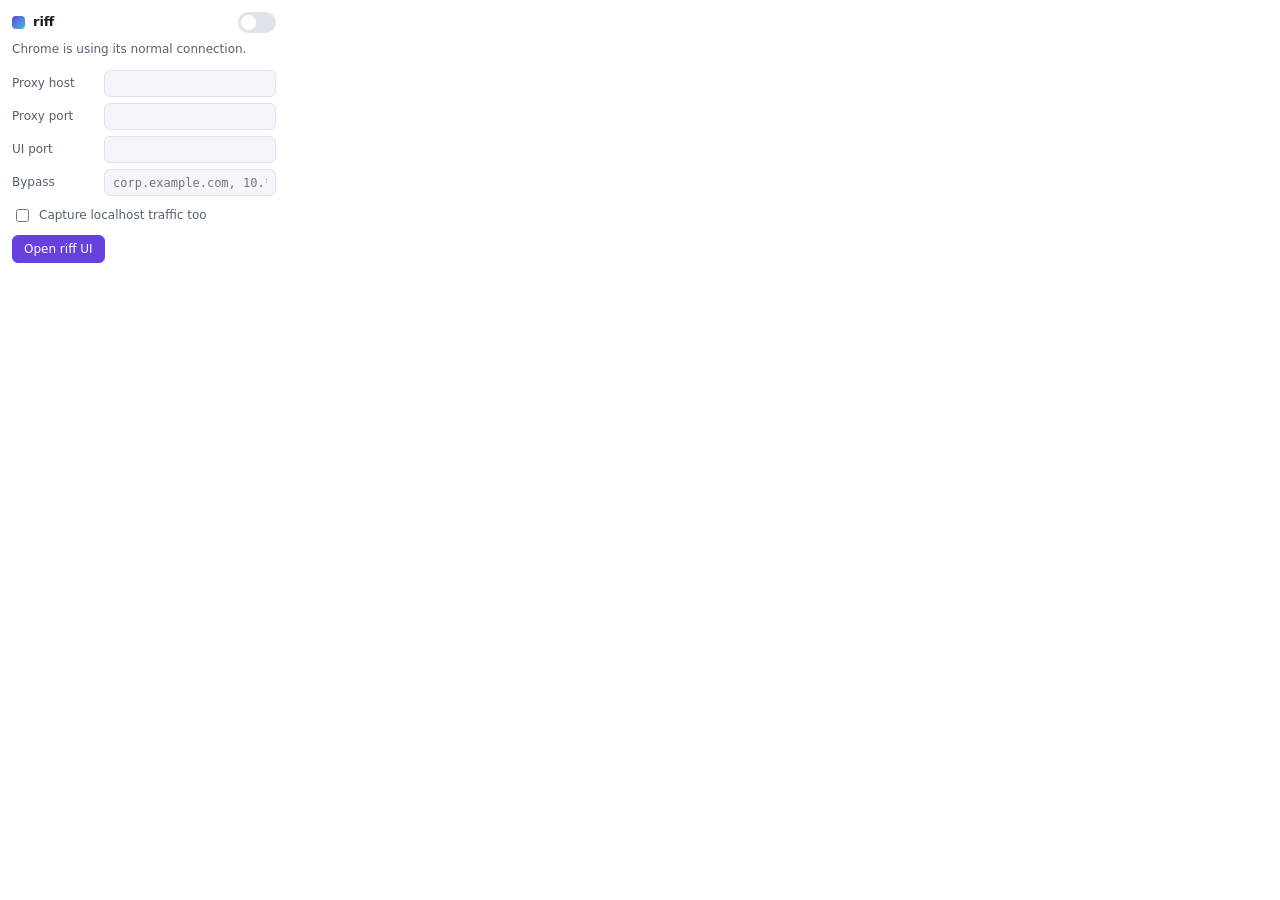
<file: extension/popup.html>
<!doctype html>
<html lang="en">
<head>
<meta charset="utf-8">
<link rel="stylesheet" href="popup.css">
</head>
<body>
  <header>
    <span class="mark"></span>
    <strong>riff</strong>
    <span class="grow"></span>
    <label class="switch">
      <input type="checkbox" id="enabled">
      <span class="slider"></span>
    </label>
  </header>

  <p class="state" id="state">Chrome is using its normal connection.</p>

  <div class="grid">
    <label for="host">Proxy host</label>
    <input id="host" type="text" spellcheck="false">
    <label for="port">Proxy port</label>
    <input id="port" type="number" min="1" max="65535">
    <label for="uiPort">UI port</label>
    <input id="uiPort" type="number" min="1" max="65535">
    <label for="bypass">Bypass</label>
    <input id="bypass" type="text" spellcheck="false" placeholder="corp.example.com, 10.*">
  </div>

  <label class="check">
    <input type="checkbox" id="captureLocalhost">
    Capture localhost traffic too
  </label>

  <p class="warn" id="warn" hidden></p>

  <footer>
    <button id="open-ui">Open riff UI</button>
    <span class="grow"></span>
    <span class="hint" id="hint"></span>
  </footer>

  <script src="popup.js"></script>
</body>
</html>
</file>
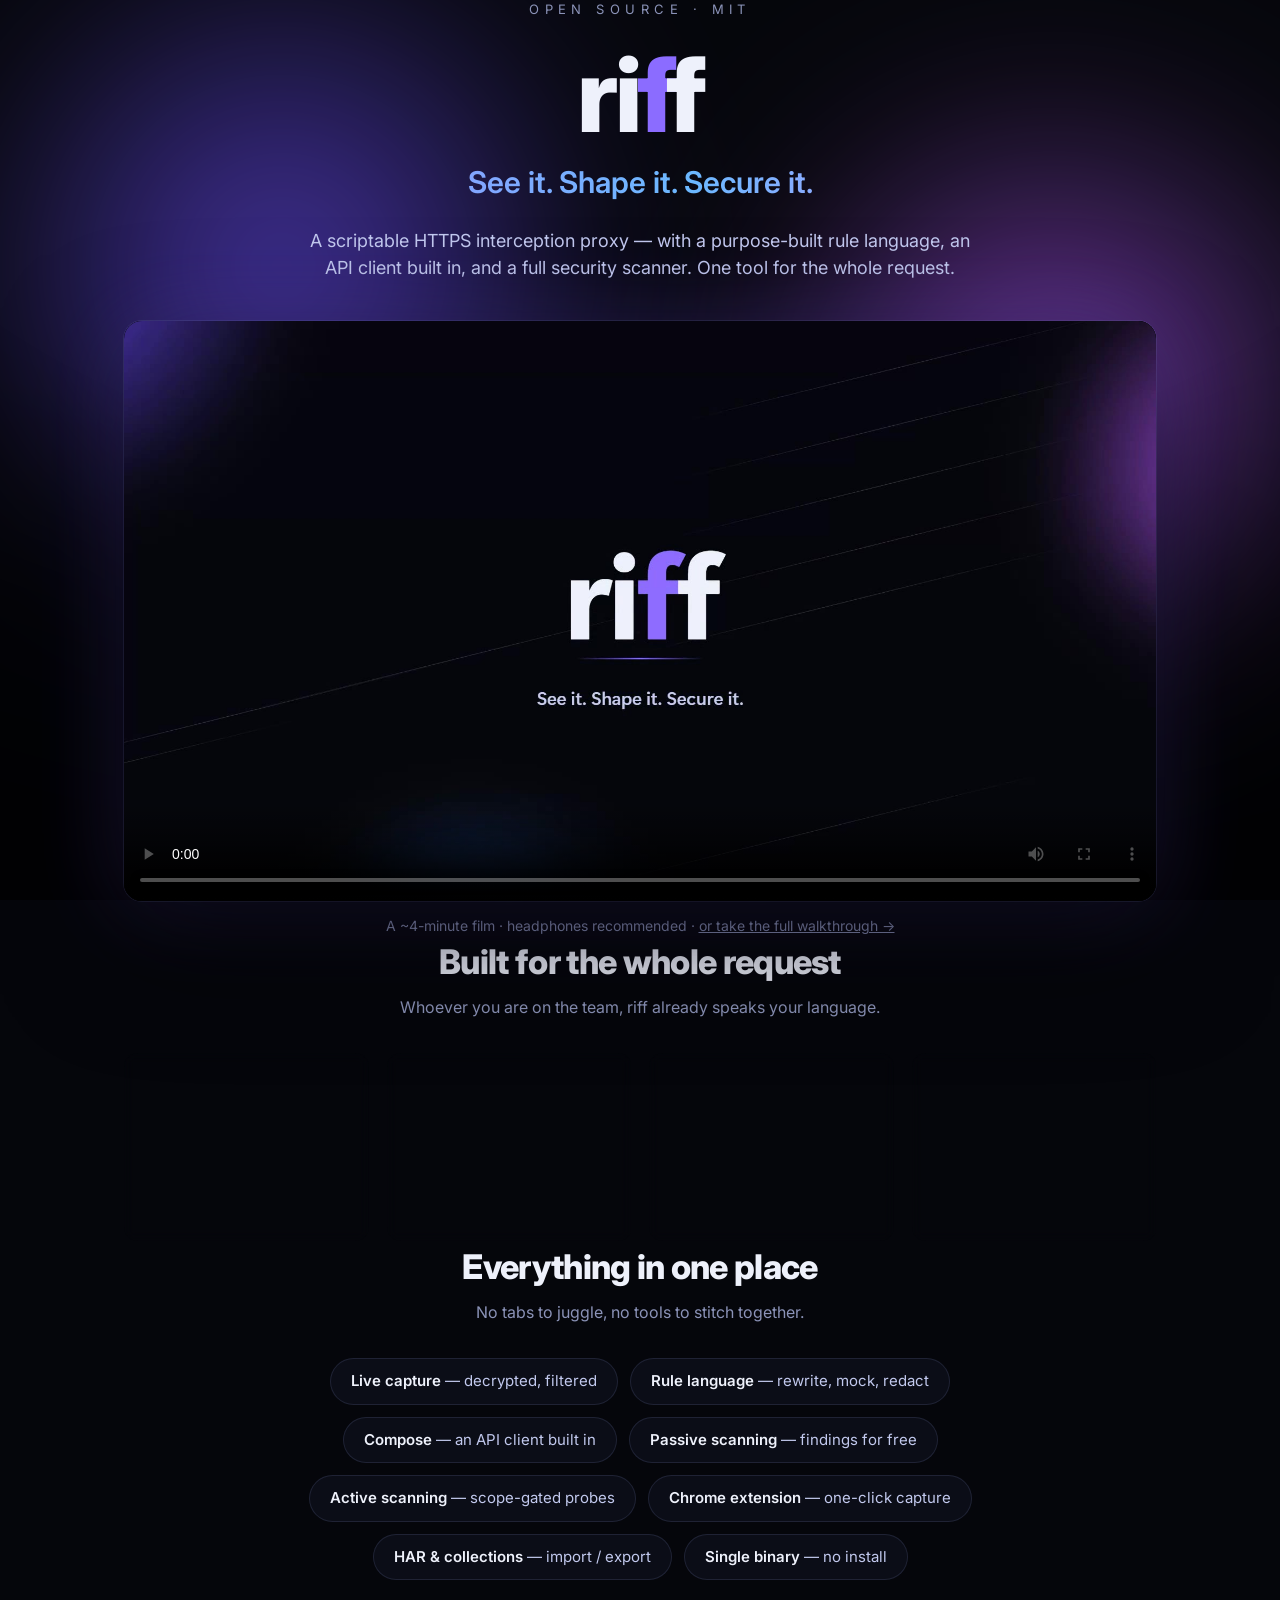
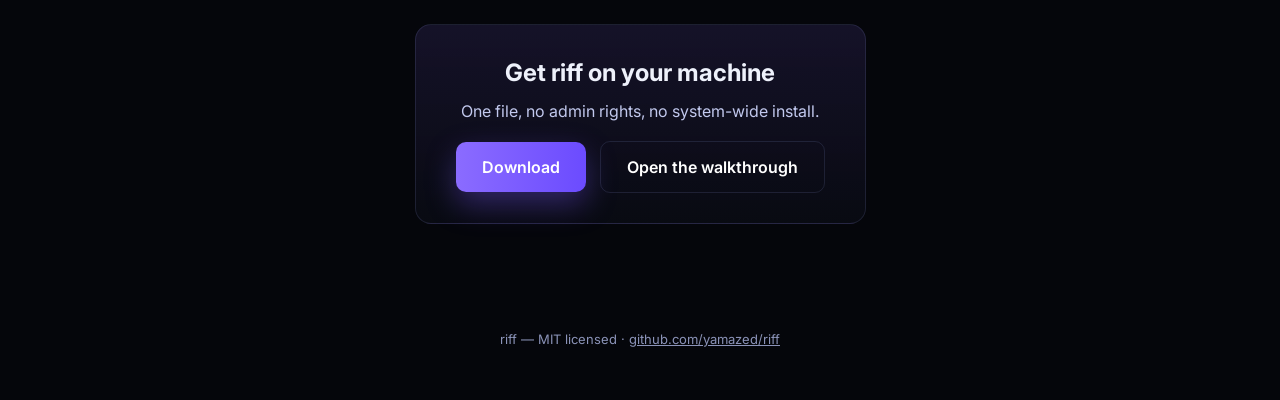
<file: tutorial/riff-promo.html>
<!doctype html>
<html lang="en">
<head>
<meta charset="utf-8">
<meta name="viewport" content="width=device-width, initial-scale=1">
<title>riff — See it. Shape it. Secure it.</title>
<meta name="description" content="riff is a scriptable HTTPS interception proxy: live capture, a purpose-built rule language, an API client built in, and a security scanner. One tool for developers, QA, DevOps and SecOps.">
<link rel="preconnect" href="https://fonts.googleapis.com">
<link rel="preconnect" href="https://fonts.gstatic.com" crossorigin>
<link href="https://fonts.googleapis.com/css2?family=Inter:wght@400;500;600;700;800&display=swap" rel="stylesheet">
<style>
  :root{
    --bg:#05060b; --panel:#0d0f1a; --line:rgba(150,160,230,.14); --ink:#eef1fb; --ink2:#c2c9ee; --muted:#8b93b8;
    --accent:#8b6cff; --accent2:#6bb8ff; --accent3:#e08bff;
    --sans:'Inter',system-ui,-apple-system,'Segoe UI',sans-serif;
  }
  *{margin:0;padding:0;box-sizing:border-box}
  html{scroll-behavior:smooth}
  body{background:var(--bg);color:var(--ink);font-family:var(--sans);line-height:1.5;overflow-x:hidden}
  a{color:inherit}
  .wrap{max-width:1080px;margin:0 auto;padding:0 24px}
  /* animated backdrop */
  .bg{position:fixed;inset:0;z-index:-1;overflow:hidden;background:var(--bg)}
  .blob{position:absolute;border-radius:50%;filter:blur(80px);mix-blend-mode:screen;opacity:.65}
  .b1{width:820px;height:820px;left:-10%;top:-16%;background:radial-gradient(circle,#6b4bff,transparent 60%);animation:d1 28s ease-in-out infinite}
  .b2{width:760px;height:760px;right:-12%;top:2%;background:radial-gradient(circle,#b455ff,transparent 62%);animation:d2 34s ease-in-out infinite}
  .b3{width:700px;height:700px;left:30%;top:60%;background:radial-gradient(circle,#2f7bff,transparent 60%);animation:d3 30s ease-in-out infinite}
  @keyframes d1{0%,100%{transform:translate(0,0)}50%{transform:translate(100px,60px) scale(1.15)}}
  @keyframes d2{0%,100%{transform:translate(0,0)}50%{transform:translate(-80px,70px) scale(1.2)}}
  @keyframes d3{0%,100%{transform:translate(0,0)}50%{transform:translate(60px,-60px) scale(1.1)}}
  @media (prefers-reduced-motion: reduce){ .blob{animation:none} html{scroll-behavior:auto} }
  .vign{position:fixed;inset:0;z-index:-1;background:radial-gradient(120% 100% at 50% 0%,transparent 55%,rgba(0,0,0,.6))}
  /* hero */
  header{padding:70px 0 20px;text-align:center}
  .kicker{letter-spacing:.42em;text-transform:uppercase;font-size:13px;color:var(--muted);margin-bottom:22px}
  .mark{font-size:104px;font-weight:800;letter-spacing:-.045em;line-height:1}
  .mark .f{color:var(--accent)}
  .tagline{margin-top:14px;font-size:30px;font-weight:600;
    background:linear-gradient(92deg,#a78bff,#6bb8ff 55%,#e08bff);-webkit-background-clip:text;background-clip:text;color:transparent}
  .lede{margin:22px auto 0;max-width:60ch;color:var(--ink2);font-size:18px}
  /* player */
  .player{margin:40px 0 8px;border-radius:18px;overflow:hidden;position:relative;
    box-shadow:0 40px 120px rgba(0,0,0,.6),0 0 0 1px var(--line),0 0 90px rgba(120,90,255,.25);background:#000;aspect-ratio:16/9}
  .player video{position:absolute;inset:0;width:100%;height:100%;display:block;background:#000}
  .runtime{margin-top:14px;text-align:center;color:var(--muted);font-size:14px}
  /* audiences */
  section{padding:56px 0}
  h2{font-size:34px;font-weight:800;letter-spacing:-.02em;text-align:center;margin-bottom:8px}
  .sub{text-align:center;color:var(--muted);font-size:16px;margin-bottom:34px}
  .grid{display:grid;grid-template-columns:repeat(4,1fr);gap:18px}
  @media(max-width:860px){.grid{grid-template-columns:repeat(2,1fr)}.mark{font-size:76px}.tagline{font-size:24px}}
  @media(max-width:520px){.grid{grid-template-columns:1fr}}
  .card{background:linear-gradient(180deg,rgba(20,22,36,.7),rgba(13,15,26,.7));border:1px solid var(--line);
    border-radius:14px;padding:22px 20px;backdrop-filter:blur(6px)}
  .card .who{font-size:13px;letter-spacing:.14em;text-transform:uppercase;color:var(--accent);font-weight:700;margin-bottom:10px}
  .card p{color:var(--ink2);font-size:15px}
  /* features */
  .feat{display:flex;flex-wrap:wrap;gap:12px;justify-content:center;max-width:820px;margin:0 auto}
  .pill{padding:11px 20px;border:1px solid var(--line);border-radius:999px;font-size:15px;color:var(--ink2);
    background:rgba(120,130,220,.06)}
  .pill b{color:var(--ink);font-weight:600}
  /* cta */
  .cta{text-align:center;padding:44px 0 80px}
  .cta .box{display:inline-block;padding:30px 40px;border:1px solid var(--line);border-radius:16px;
    background:linear-gradient(180deg,rgba(139,108,255,.12),rgba(13,15,26,.5))}
  .cta h3{font-size:24px;font-weight:700}
  .cta p{color:var(--ink2);margin-top:8px}
  .btn{display:inline-block;margin-top:18px;padding:13px 26px;border-radius:10px;font-weight:600;text-decoration:none;
    color:#fff;background:linear-gradient(92deg,var(--accent),#6b4bff);box-shadow:0 12px 30px rgba(120,90,255,.35)}
  .btn.ghost{background:transparent;border:1px solid var(--line);box-shadow:none;margin-left:10px}
  footer{text-align:center;color:var(--muted);font-size:13px;padding:26px 0 50px}
</style>
</head>
<body>
<div class="bg"><div class="blob b1"></div><div class="blob b2"></div><div class="blob b3"></div></div>
<div class="vign"></div>

<header class="wrap">
  <div class="kicker">Open source · MIT</div>
  <div class="mark">ri<span class="f">f</span>f</div>
  <div class="tagline">See it. Shape it. Secure it.</div>
  <p class="lede">A scriptable HTTPS interception proxy — with a purpose-built rule
    language, an API client built in, and a full security scanner. One tool for the whole request.</p>

  <div class="player">
    <video id="film" controls playsinline preload="metadata" poster="riff-promo-poster.jpg">
      <source src="https://github.com/yamazed/riff/releases/latest/download/riff-promo.mp4" type="video/mp4">
      Your browser cannot play this video. Open <a href="https://github.com/yamazed/riff/releases/latest/download/riff-promo.mp4">riff-promo.mp4</a> directly.
    </video>
  </div>
  <div class="runtime">A ~4-minute film · headphones recommended · <a href="riff-walkthrough.html">or take the full walkthrough &rarr;</a></div>
</header>

<section class="wrap">
  <h2>Built for the whole request</h2>
  <p class="sub">Whoever you are on the team, riff already speaks your language.</p>
  <div class="grid">
    <div class="card"><div class="who">Developers</div>
      <p>See every request live, decrypted. Rewrite headers and bodies on the fly, and mock an endpoint that does not exist yet.</p></div>
    <div class="card"><div class="who">QA</div>
      <p>A full API client, built in. Build, send, save and share request collections without ever leaving the tool.</p></div>
    <div class="card"><div class="who">DevOps · SRE</div>
      <p>One file, no install and no admin rights. Capture the browser you already use, then export the flows that matter.</p></div>
    <div class="card"><div class="who">SecOps</div>
      <p>A scanner built in. Passive findings for free; an active scan for XSS, SQLi and blind SSRF, always inside your scope.</p></div>
  </div>
</section>

<section class="wrap">
  <h2>Everything in one place</h2>
  <p class="sub">No tabs to juggle, no tools to stitch together.</p>
  <div class="feat">
    <span class="pill"><b>Live capture</b> — decrypted, filtered</span>
    <span class="pill"><b>Rule language</b> — rewrite, mock, redact</span>
    <span class="pill"><b>Compose</b> — an API client built in</span>
    <span class="pill"><b>Passive scanning</b> — findings for free</span>
    <span class="pill"><b>Active scanning</b> — scope-gated probes</span>
    <span class="pill"><b>Chrome extension</b> — one-click capture</span>
    <span class="pill"><b>HAR &amp; collections</b> — import / export</span>
    <span class="pill"><b>Single binary</b> — no install</span>
  </div>
</section>

<div class="cta wrap">
  <div class="box">
    <h3>Get riff on your machine</h3>
    <p>One file, no admin rights, no system-wide install.</p>
    <a class="btn" href="https://github.com/yamazed/riff/releases/latest">Download</a>
    <a class="btn ghost" href="riff-walkthrough.html">Open the walkthrough</a>
  </div>
</div>

<footer>riff — MIT licensed · <a href="https://github.com/yamazed/riff">github.com/yamazed/riff</a></footer>

<script>
  // Pause the film when it scrolls out of view, so it does not keep playing off-screen.
  var film = document.getElementById('film');
  if ('IntersectionObserver' in window && film) {
    new IntersectionObserver(function (entries) {
      entries.forEach(function (e) { if (!e.isIntersecting && !film.paused) film.pause(); });
    }, { threshold: 0.25 }).observe(film);
  }
</script>
</body>
</html>
</file>
<file: extension/popup.css>
:root {
  --bg: #12151d;
  --panel: #1a1f2b;
  --line: #262c3b;
  --text: #e4e8f1;
  --dim: #98a2b7;
  --accent: #8b6cff;
  --ok: #3fb950;
  --warn: #d8a237;
}

@media (prefers-color-scheme: light) {
  :root {
    --bg: #ffffff; --panel: #f4f6fa; --line: #dfe3ea;
    --text: #171b24; --dim: #566072; --accent: #6741e0;
    --ok: #1a7f37; --warn: #9a6700;
  }
}

* { box-sizing: border-box; }

body {
  width: 288px;
  margin: 0;
  padding: 12px;
  background: var(--bg);
  color: var(--text);
  font: 13px/1.45 system-ui, -apple-system, "Segoe UI", sans-serif;
}

header { display: flex; align-items: center; gap: 8px; margin-bottom: 8px; }
header .grow { flex: 1; }
.mark {
  width: 13px; height: 13px; border-radius: 4px;
  background: linear-gradient(135deg, var(--accent), #39c5cf);
}

.state { margin: 0 0 12px; color: var(--dim); font-size: 12px; }
.state.on { color: var(--ok); }

.switch { position: relative; width: 38px; height: 21px; }
.switch input { opacity: 0; width: 0; height: 0; }
.slider {
  position: absolute; inset: 0;
  background: var(--line); border-radius: 21px;
  cursor: pointer; transition: background .15s;
}
.slider::before {
  content: ""; position: absolute;
  width: 15px; height: 15px; left: 3px; top: 3px;
  background: #fff; border-radius: 50%;
  transition: transform .15s;
}
.switch input:checked + .slider { background: var(--accent); }
.switch input:checked + .slider::before { transform: translateX(17px); }
.switch input:focus-visible + .slider { outline: 2px solid var(--accent); outline-offset: 2px; }

.grid {
  display: grid;
  grid-template-columns: 84px 1fr;
  gap: 6px 8px;
  align-items: center;
  margin-bottom: 10px;
}
.grid label { color: var(--dim); font-size: 12px; }
.grid input {
  height: 27px; padding: 0 8px;
  border: 1px solid var(--line); border-radius: 6px;
  background: var(--panel); color: var(--text);
  font: 12px ui-monospace, Consolas, monospace;
  outline: none; width: 100%;
}
.grid input:focus { border-color: var(--accent); }

.check {
  display: flex; align-items: center; gap: 7px;
  font-size: 12px; color: var(--dim);
  margin-bottom: 10px;
}

.warn {
  margin: 0 0 10px; padding: 7px 9px;
  border: 1px solid var(--warn); border-radius: 6px;
  color: var(--warn); font-size: 11.5px;
  background: color-mix(in srgb, var(--warn) 10%, transparent);
}
.warn[hidden] { display: none; }

footer { display: flex; align-items: center; gap: 8px; }
footer .grow { flex: 1; }

button {
  height: 28px; padding: 0 11px;
  border: 1px solid var(--accent); border-radius: 6px;
  background: var(--accent); color: #fff;
  font: inherit; font-size: 12px; cursor: pointer;
}
button:hover { filter: brightness(1.1); }

.hint { font-size: 11px; color: var(--dim); }
</file>
